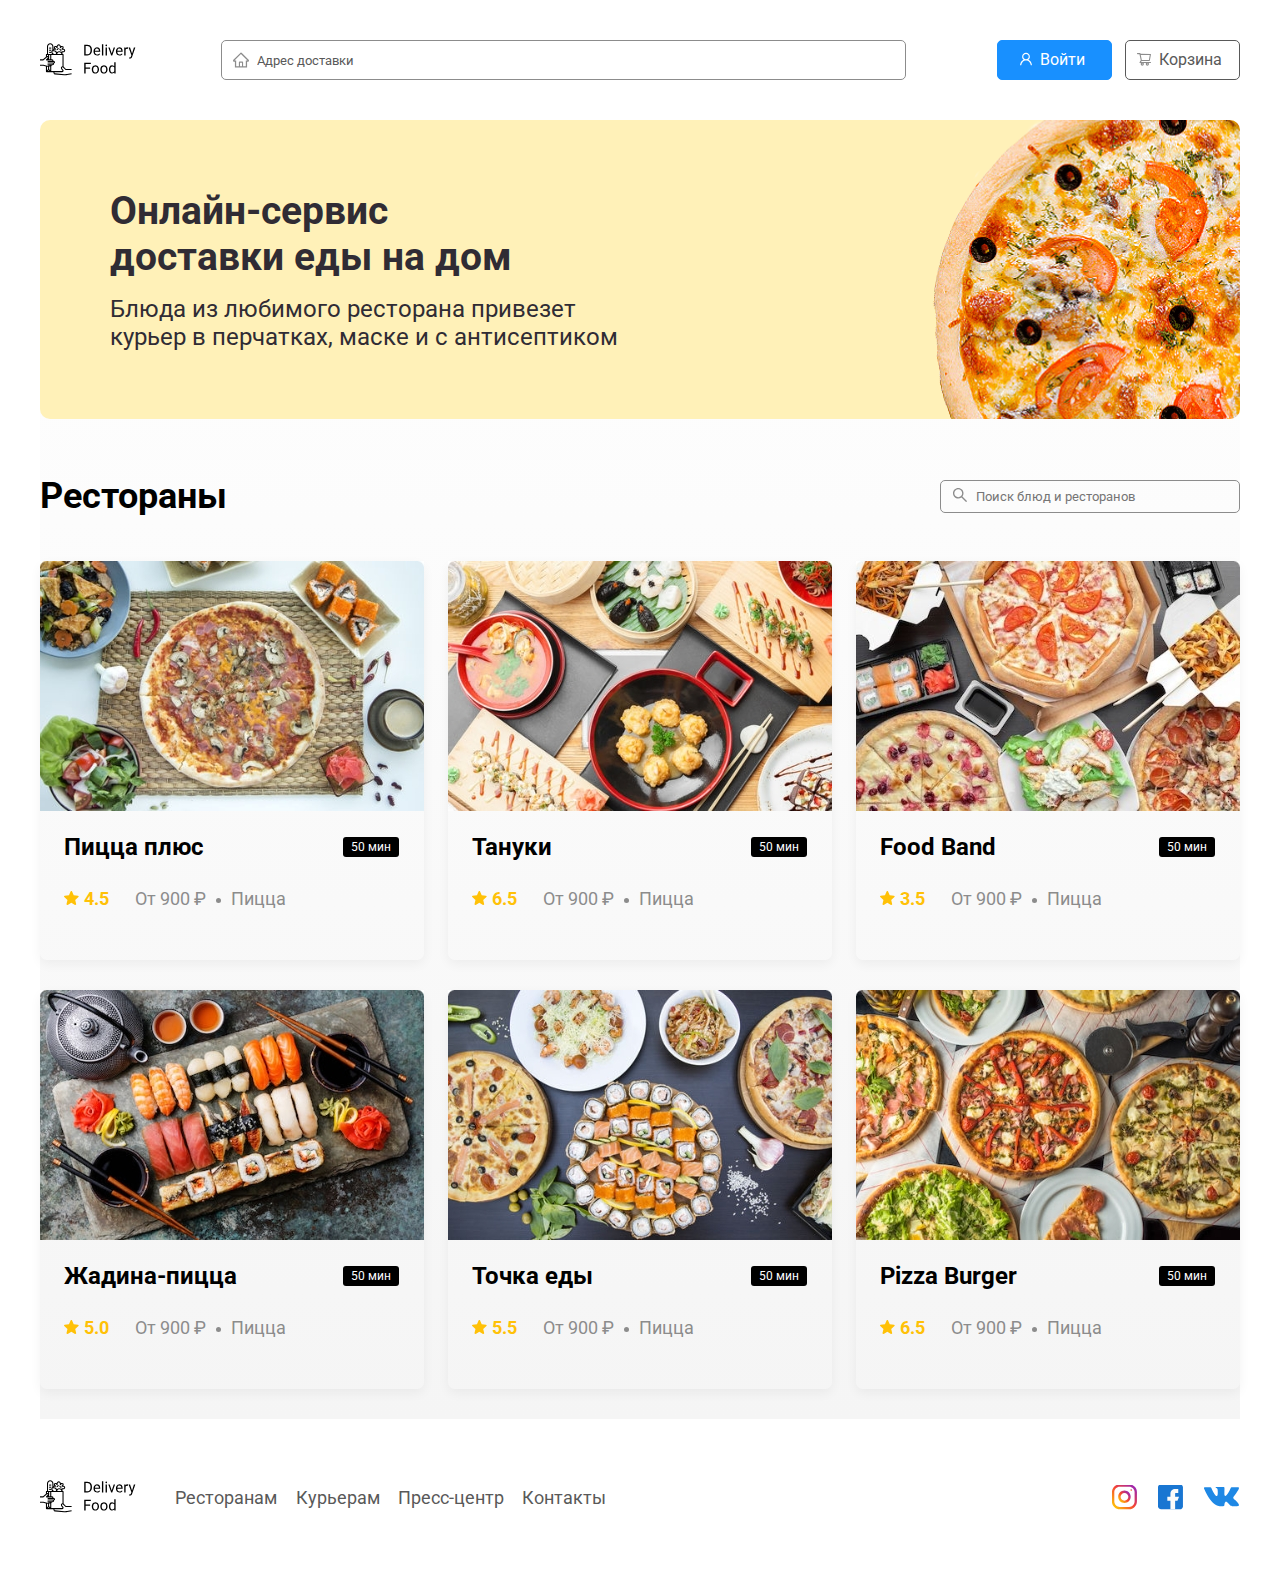
<file: Index.html>
<!DOCTYPE html>
<html lang="ru">
  <head>
    <meta charset="UTF-8" />
    <meta name="viewport" content="width=device-width, initial-scale=1.0" />
    <link rel="shortcut icon" href="img/shopping-cart.svg" type="image/x-icon">
    <link rel="preconnect" href="https://fonts.googleapis.com">
    <link rel="preconnect" href="https://fonts.gstatic.com" crossorigin>
    <link href="https://fonts.googleapis.com/css2?family=Roboto:wght@400;700&display=swap" rel="stylesheet">
    <link rel="stylesheet" href="css/reset.css">
    <link rel="stylesheet" href="css/style.css">
    <link rel="stylesheet" href="css/animate.css">
    <title>Delivery Food</title>
  </head>
  <body>
    <div class="container">
      <header class="header">
        <a href="index.html"><img class="logo animate__animated animate__fadeInUp" src="img/logo.svg" alt="logo"></a>
        <input class="input input-address animate__animated animate__fadeInUp" type="search" placeholder="Адрес доставки">
        <div class="buttons">
          <button class="button button-primery animate__animated animate__fadeInUp">Войти</button>
          <button class="button button-shoppings animate__animated animate__fadeInUp">Корзина</button>
        </div>
      </header>
       <!-- /.header -->
      <main class="main">
        <section class="promo animate__animated animate__fadeInUp">
          <div class="promo-heading">
            <h1 class="promo-title">Онлайн-сервис <br> доставки еды на дом</h1>
            <p class="promo-text">
              Блюда из любимого ресторана привезет курьер в перчатках, маске и с антисептиком
            </p>
          </div>
        </section>
        <!-- /.promo -->
        <section class="restaraunts">
          <h2 class="restaraunts-title animate__animated animate__fadeInBottomLeft">Рестораны</h2>
          <input class="input input-search animate__animated  animate__fadeInBottomRight" type="search" placeholder="Поиск блюд и ресторанов">
        </section>
        <!-- /.restaraunts -->
        <section class="cards">
            <a class="card cards-link animate__animated animate__fadeInLeft" href="restaurant.html">
              <img class="card-image" src="img/image1.jpeg" alt="image" >
                <div class="card-heading">
                  <h2 class="card-title">Пицца плюс</h2>
                  <span>50 мин</span>
                  </div>
                  <div class="card-info">
                    <div class="rating">4.5</div>
                    <div class="price">От 900 ₽</div>
                    <div class="category">Пицца</div>
                  </div>
            </a>
          <a class="card cards-link animate__animated animate__fadeInDownBig" href="restaurant.html">
            <img class="card-image" src="img/image2.jpeg" alt="image" >
              <div class="card-heading">
                <h2 class="card-title">Тануки</h2>
                <span>50 мин</span>
                </div>
                <div class="card-info">
                  <div class="rating">6.5</div>
                  <div class="price">От 900 ₽</div>
                  <div class="category">Пицца</div>
                </div>
            </a>
          <a class="card cards-link animate__animated animate__fadeInRight" href="restaurant.html">
            <img class="card-image" src="img/image3.jpeg" alt="image" >
              <div class="card-heading">
                <h2 class="card-title">Food Band</h2>
                <span>50 мин</span>
                </div>
                <div class="card-info">
                  <div class="rating">3.5</div>
                  <div class="price">От 900 ₽</div>
                  <div class="category">Пицца</div>
                </div>
            </a>
          <a class="card cards-link" href="restaurant.html">
            <img class="card-image" src="img/image4.jpeg" alt="image" >
              <div class="card-heading">
                <h2 class="card-title">Жадина-пицца</h2>
                <span>50 мин</span>
                </div>
                <div class="card-info">
                  <div class="rating">5.0</div>
                  <div class="price">От 900 ₽</div>
                  <div class="category">Пицца</div>
                </div>
            </a>
          <a class="card cards-link" href="restaurant.html">
            <img class="card-image" src="img/image5.jpeg" alt="image" >
              <div class="card-heading">
                <h2 class="card-title">Точка еды</h2>
                <span>50 мин</span>
                </div>
                <div class="card-info">
                  <div class="rating">5.5</div>
                  <div class="price">От 900 ₽</div>
                  <div class="category">Пицца</div>
                </div>
            </a>
          <a class="card cards-link " href="restaurant.html">
            <img class="card-image" src="img/image6.jpeg" alt="image" >
              <div class="card-heading">
                <h2 class="card-title">Pizza Burger</h2>
                <span>50 мин</span>
                </div>
                <div class="card-info">
                  <div class="rating">6.5</div>
                  <div class="price">От 900 ₽</div>
                  <div class="category">Пицца</div>
                </div>
            </a>
        </section>
        <!-- /.cards -->
      </main>
      <!-- /.main -->
      <footer class="footer">
        <img class="logo" src="img/logo.svg" alt="logo">
        <nav> 
          <a href="#" class="footer-link">Ресторанам </a>
          <a href="#" class="footer-link">Курьерам</a>
          <a href="#" class="footer-link">Пресс-центр</a>
          <a href="#" class="footer-link">Контакты</a>
        </nav>
          <div class="social">
            <a href="#"><img class="social-link" src="img/instagram.svg" alt="instagram" ></a>
            <a href="#"><img class="social-link" src="img/fb.svg" alt="fecebook" ></a>
            <a href="#"><img class="social-link" src="img/vk.svg" alt="vk" ></a>
          </div>
      </footer>
      <!-- /.footer -->
    </div>
    </div>
    <script src="js/main.js"></script>
  </body>
</html>
</file>
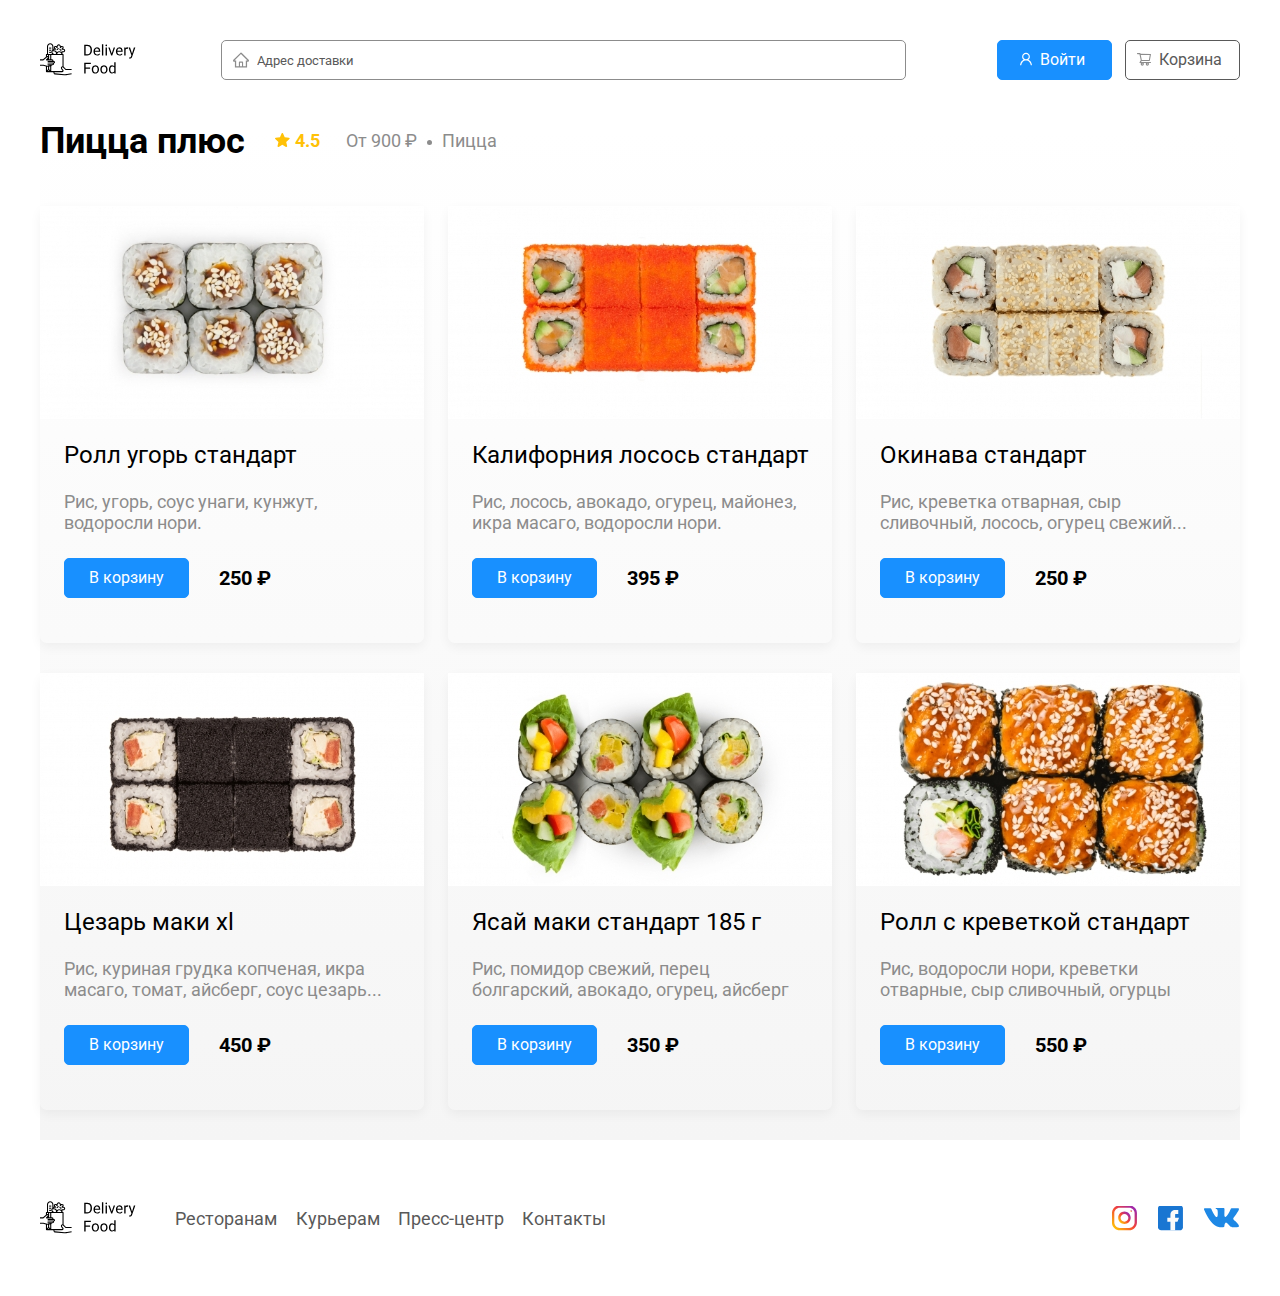
<file: restaurant.html>
<!DOCTYPE html>
<html lang="ru">
  <head>
    <meta charset="UTF-8" />
    <meta name="viewport" content="width=device-width, initial-scale=1.0" />
    <link rel="shortcut icon" href="img/shopping-cart.svg" type="image/x-icon">
    <link rel="preconnect" href="https://fonts.googleapis.com">
    <link rel="preconnect" href="https://fonts.gstatic.com" crossorigin>
    <link href="https://fonts.googleapis.com/css2?family=Roboto:wght@400;700&display=swap" rel="stylesheet">
    <link rel="stylesheet" href="css/reset.css">
    <link rel="stylesheet" href="css/style.css">
    <link rel="stylesheet" href="css/animate.css">
    <title>Delivery Food</title>
  </head>
  <body>
    <div class="container">
      <header class="header">
        <a href="index.html"><img class="logo animate__bounce" src="img/logo.svg" alt="logo"></a>
        <input class="input input-address" type="search" placeholder="Адрес доставки">
        <div class="buttons">
          <button class="button button-primery">Войти</button>
          <button class="button button-shoppings" id="card-button">Корзина</button>
        </div>
      </header>
       <!-- /.header -->
      <main class="main">
        <section class="restaraunts">
          <h2 class="restaraunts-title">Пицца плюс</h2>
           <div class="restaraunts-info">
                  <div class="rating">4.5</div>
                  <div class="price">От 900 ₽</div>
                  <div class="category">Пицца</div>
                </div>
        </section>
        <!-- /.restaraunts -->
        <section class="cards">
          <div class="card animate__animated animate__fadeInLeftBig">
            <img class="card-image" src="img/rol1.jpeg" alt="image" >
              <div class="card-heading">
                <h2 class="card-title rol-title">Ролл угорь стандарт</h2>
              </div>
              <div class="card-info rol-info">
                  <p class="rol-text">
                    Рис, угорь, соус унаги, кунжут, водоросли нори.
                  </p>
                  <div class="order">
                    <button class="rol-order button button-primery">В корзину</button>
                    <span class="rol-prise">250 ₽</span>
                  </div>
                </div>
          </div>
          <div class="card animate__animated animate__fadeInDownBig">
            <img class="card-image" src="img/rol2.jpeg" alt="image" >
              <div class="card-heading">
                <h2 class="card-title rol-title">Калифорния лосось стандарт</h2>
              </div>
              <div class="card-info rol-info">
                  <p class="rol-text">
                    Рис, лосось, авокадо, огурец, майонез, икра масаго, водоросли нори.
                  </p>
                  <div class="order">
                    <button class="rol-order button button-primery">В корзину</button>
                    <span class="rol-prise">395 ₽</span>
                  </div>
                </div>
          </div>
          <div class="card animate__animated animate__fadeInRightBig">
            <img class="card-image" src="img/rol3.jpeg" alt="image" >
              <div class="card-heading">
                <h2 class="card-title rol-title">Окинава стандарт</h2>
              </div>
              <div class="card-info rol-info">
                  <p class="rol-text">
                     Рис, креветка отварная, сыр сливочный, лосось, огурец свежий...
                  </p>
                  <div class="order">
                    <button class="rol-order button button-primery">В корзину</button>
                    <span class="rol-prise">250 ₽</span>
                  </div>
                </div>
          </div>
          <div class="card animate__animated animate__fadeInLeftBig">
            <img class="card-image" src="img/rol4.jpeg" alt="image" >
              <div class="card-heading">
                <h2 class="card-title rol-title">Цезарь маки хl</h2>
              </div>
              <div class="card-info rol-info">
                  <p class="rol-text">
                    Рис, куриная грудка копченая, икра масаго, томат, айсберг, соус цезарь...
                  </p>
                  <div class="order">
                    <button class="rol-order button button-primery">В корзину</button>
                    <span class="rol-prise">450 ₽</span>
                  </div>
                </div>
          </div>
          <div class="card animate__animated animate__fadeInDownBig">
            <img class="card-image" src="img/rol5.jpeg" alt="image" >
              <div class="card-heading">
                <h2 class="card-title rol-title">Ясай маки стандарт 185 г</h2>
              </div>
              <div class="card-info rol-info">
                  <p class="rol-text">
                    Рис, помидор свежий, перец болгарский, авокадо, огурец, айсберг
                  </p>
                  <div class="order">
                    <button class="rol-order button button-primery">В корзину</button>
                    <span class="rol-prise">350 ₽</span>
                  </div>
                </div>
          </div>
          <div class="card animate__animated animate__fadeInRightBig">
            <img class="card-image" src="img/rol6.jpeg" alt="image" >
              <div class="card-heading">
                <h2 class="card-title rol-title">Ролл с креветкой стандарт</h2>
              </div>
              <div class="card-info rol-info">
                  <p class="rol-text">
                    Рис, водоросли нори, креветки отварные, сыр сливочный, огурцы
                  </p>
                  <div class="order">
                    <button class="rol-order button button-primery">В корзину</button>
                    <span class="rol-prise">550 ₽</span>
                  </div>
                </div>
          </div>
        </section>
        <!-- /.cards -->
      </main>
      <!-- /.main -->
      <footer class="footer">
        <img class="logo" src="img/logo.svg" alt="logo">
        <nav> 
          <a href="#" class="footer-link">Ресторанам </a>
          <a href="#" class="footer-link">Курьерам</a>
          <a href="#" class="footer-link">Пресс-центр</a>
          <a href="#" class="footer-link">Контакты</a>
        </nav>
          <div class="social">
            <a href="#"><img class="social-link" src="img/instagram.svg" alt="instagram" ></a>
            <a href="#"><img class="social-link" src="img/fb.svg" alt="fecebook" ></a>
            <a href="#"><img class="social-link" src="img/vk.svg" alt="vk" ></a>
          </div>
      </footer>
      <!-- /.footer -->
    </div>
        <div class="modal">
      <div class="modal-dialog">
        <div class="modal-header">
          <h3 class="modal-title">Корзина</h3>
          <button class="close">&times;</button>
        </div>
          <div class="modal-body">
            <div class="food-row">
              <span class="food-name">Ролл угорь стандарт</span>
              <strong class="food-price">250 ₽</strong>
              <div class="food-counter">
                <button class="counter-button">-</button>
                <span class="counter">1</span>
                <button class="counter-button">+</button>
              </div>
            </div>
            <div class="food-row">
              <span class="food-name">Ролл угорь стандарт</span>
              <strong class="food-price">250 ₽</strong>
              <div class="food-counter">
                <button class="counter-button">-</button>
                <span class="counter">1</span>
                <button class="counter-button">+</button>
              </div>
            </div>
            <div class="food-row">
              <span class="food-name">Ролл угорь стандарт</span>
              <strong class="food-price">250 ₽</strong>
              <div class="food-counter">
                <button class="counter-button">-</button>
                <span class="counter">1</span>
                <button class="counter-button">+</button>
              </div>
            </div>
            <div class="food-row">
              <span class="food-name">Ролл угорь стандарт</span>
              <strong class="food-price">250 ₽</strong>
              <div class="food-counter">
                <button class="counter-button">-</button>
                <span class="counter">1</span>
                <button class="counter-button">+</button>
              </div>
            </div>
            <div class="food-row">
              <span class="food-name">Ролл угорь стандарт</span>
              <strong class="food-price">250 ₽</strong>
              <div class="food-counter">
                <button class="counter-button">-</button>
                <span class="counter">1</span>
                <button class="counter-button">+</button>
              </div>
            </div>
          </div>
          <div class="modal-footer">
            <span class="modal-pricetag">1250 ₽</span>
            <div class="footer-buttons">
              <button class="button-modal">Оформить заказ</button>
              <button class="button">Отмена</button>
            </div>
          </div>
      </div>
    </div>
    <script src="js/main.js"></script>
  </body>
</html>
</file>
<file: css/style.css>
* {
  box-sizing: border-box;
}

body {
  font-family: "Roboto", sans-serif;
}

/*? section header */

.container {
  max-width: 1200px;
  margin: auto;
}

.header {
  display: flex;
  align-items: center;
  justify-content: space-between;
  padding: 40px 0;
}

.input {
  padding: 8px 0 8px 35px;
  border: 1px solid #8c8c8c;
  border-radius: 5px;
}

.input-address {
  flex: 0.8;
  height: 40px;
  background: url("../img/home.svg") 10px 50% no-repeat;
}

.input-address::placeholder {
  color: #595959;
}

.button {
  width: 115px;
  height: 40px;
  margin-left: 10px;
  font-size: 16px;
  font-weight: 400;
  line-height: 24px;
  background-color: #fff;
  color: #595959;
  border-radius: 2px;
  border: 1px solid #595959;
  border-radius: 5px;
  text-align: center;
  background-image: none;
}

.button-shoppings {
  background: url("../img/shopping-cart.svg") 10px 45% no-repeat;
  padding-left: 15px;
}

.button-primery {
  background: url("../img/user.svg") 20px 45% no-repeat;
  background-color: #1890FF;
  color: #fff;
  border: 1px solid #1890FF;
  border-radius: 5px;
  padding-left: 15px;
}

.main {
  background: linear-gradient(180.00deg, rgba(245, 245, 245, 0) 1.042%, rgb(245, 245, 245) 100%);
}

/*? section promo */

.promo {
  background: #FFF1B8 url("../img/pizza.png") top -100px right -400px / 924px no-repeat;
  border-radius: 10px;
  margin-bottom: 56px;
}

.promo-heading {
  padding: 68px 70px;
}

.promo-title {
  color: #302C34;
  font-family: Roboto;
  font-size: 39px;
  font-weight: 700;
  line-height: 46px;
  margin-bottom: 15px;
}

.promo-text {
  max-width: 538px;
  color: #302C34;
  font-family: Roboto;
  font-size: 24px;
  font-weight: 400;
  line-height: 28px;
}

/*? section restaraunts */

.restaraunts {
  display: flex;
  align-items: center;
  justify-content: space-between;
  margin-bottom: 44px;
}

.restaraunts-title {
  font-family: Roboto;
  font-size: 36px;
  font-weight: 700;
  line-height: 42px;
  padding-right: 30px;
}

.input-search {
  background: url("../img/search.svg") 10px 45% no-repeat;
  width: 300px;
}

/*? section cards */

.cards {
  display: flex;
  flex-wrap: wrap;
  justify-content: space-between;
}

.card {
  max-width: 384px;
  border-radius: 7px;
  box-shadow: 0px 4px 12px 0px rgba(0, 0, 0, 0.05);
  margin-bottom: 30px;
}

.cards-link {
  color: #000;
}

.card-image {
  object-fit: cover;
  overflow: hidden;
}

.card-heading {
  display: flex;
  align-items: center;
  justify-content: space-between;
  padding: 20px 0 10px 24px;
  margin-bottom: 10px;
}

.card-heading span {
  background: #000;
  color: #fff;
  font-size: 12px;
  font-weight: 400;
  line-height: 20px;
  padding: 0 8px;
  border-radius: 3px;
  margin-right: 25px;
}

.card-title {
  font-family: Roboto;
  font-size: 24px;
  font-weight: 700;
  line-height: 32px;
}

.card-info {
  display: flex;
  align-items: center;
  padding: 0 0 45px 24px;
}

.rating {
  background: url("../img/star.svg") 0 45% no-repeat;
  color: #FFC107;
  font-family: Roboto;
  font-size: 18px;
  font-weight: 700;
  line-height: 32px;
  padding-left: 20px;
  margin-right: 26px;
}

.price,
.category {
  color: #8C8C8C;
  font-family: Roboto;
  font-size: 18px;
  font-weight: 400;
  line-height: 32px;
  margin-right: 10px;
}

.price::after {
  content: "";
  background-color: #8C8C8C;
  width: 5px;
  height: 5px;
  display: inline-block;
  vertical-align: middle;
  border-radius: 50%;
  margin-left: 10px;
}

/*? section footer */

.footer {
  display: flex;
  align-items: center;
  justify-content: space-between;
  padding: 60px 0;
}

footer .logo {
  margin-right: 35px;
}

nav {
  margin-right: auto;
}

.footer-link {
  color: #595959;
  font-family: Roboto;
  font-size: 18px;
  font-weight: 400;
  line-height: 21px;
}

.footer-link:not(:last-child) {
  margin-right: 15px;
}

.social {
  display: flex;
  align-items: center;
}

.social-link {
  margin-left: 21px;
}

.restaraunts-info {
  display: flex;
  align-items: center;
  margin-right: auto;
}

.rol-title {
  font-family: Roboto;
  font-size: 24px;
  font-weight: 400;
  line-height: 32px;
}

.rol-info {
  display: flex;
  flex-direction: column;
  align-items: flex-start;
}

.rol-text {
  color: #8C8C8C;
  font-family: Roboto;
  font-size: 18px;
  font-weight: 400;
  line-height: 21px;
  width: 337px;
  margin-bottom: 25px;
}

.order {
  max-width: 300px;
  display: flex;
  align-items: center;
  justify-content: space-between;
}

.rol-order {
  background-image: none;
  width: 125px;
  margin-left: 0;
  text-align: center;
  padding-left: 0;
}

.rol-prise {
  font-family: Roboto;
  font-size: 20px;
  font-weight: 700;
  line-height: 32px;
  margin-left: 30px;
}

/* modal window */

.modal {
  display: none;
  position: fixed;
  left: 0;
  top: 0;
  width: 100%;
  height: 100%;
  background: rgba(0, 0, 0, 0.4);
}

.is-open {
  display: flex;
}

.modal-dialog {
  max-width: 780px;
  width: 95%;
  border-radius: 5px;
  background: rgb(255, 255, 255);
  margin: auto;
  padding: 40px 45px;
}

.modal-header {
  display: flex;
  align-items: center;
  justify-content: space-between;
  margin-bottom: 45px;
}

.modal-title {
  font-family: Roboto;
  font-size: 36px;
  font-weight: 700;
  line-height: 42px;
}

.close {
  font-size: 42px;
  border: none;
  background-color: transparent;
}

.modal-body {
  margin-bottom: 53px;
}

.food-row {
  display: flex;
  align-items: flex-start;
  justify-content: space-between;
  padding-bottom: 8px;
  border-bottom: 1px solid #D9D9D9;
  margin-bottom: 15px;
}

.food-name {
  font-family: Roboto;
  font-size: 18px;
  font-weight: 400;
  line-height: 32px;
}

.food-price {
  margin-left: auto;
  margin-right: 47px;
  font-family: Roboto;
  font-size: 20px;
  font-weight: 700;
  line-height: 32px;
}

.food-counter {
  display: flex;
  align-items: center;
  justify-content: space-between;
}

.counter-button {
  width: 39px;
  height: 32px;
  box-sizing: border-box;
  border: 1px solid rgb(64, 169, 255);
  border-radius: 2px;
  background: rgb(255, 255, 255);
  color: #40A9FF;
  font-size: 20px;
  font-weight: 400;
  line-height: 22px;
}

.counter {
  font-size: 16px;
  font-weight: 400;
  line-height: 24px;
  margin-left: 13px;
  margin-right: 13px;
}

.modal-footer {
  display: flex;
  align-items: center;
  justify-content: space-between;
}

.modal-pricetag {
  background-color: #262626;
  color: #fff;
  border-radius: 5px;
  padding: 15px 20px;
  font-family: Roboto;
  font-size: 20px;
  font-weight: 700;
  line-height: 23px
}

.button-modal {
  font-size: 16px;
  font-weight: 400;
  line-height: 24px;
  width: 149px;
  height: 40px;
  color: #fff;
  background-color: #40A9FF;
  border-radius: 5px;
}


/* media queries */

/* Большие настольные компьютеры и ноутбуки */

@media (max-width: 1200px) {
  .container {
    max-width: 960px;
  }

  .cards {
    justify-content: space-evenly;
  }
}

/* Портретные планшеты и средние настольные компьютеры */

@media (max-width: 992px) {
  .container {
    max-width: 768px;
  }

  .promo-title {
    font-size: 36px;
  }

  .promo-text {
    max-width: 407px;
    font-size: 24px;
  }

  .card-image {
    max-width: 350px;
    flex-shrink: 1;

  }
}

/* Портретные планшеты и небольшие настольные компьютеры*/

@media (max-width: 768px) {
  .container {
    max-width: 560px;
  }

  .promo {
    background-image: none;
    margin-bottom: 36px;
  }

  .promo-heading {
    padding: 30px;
    text-align: center;
  }

  .promo-title {
    font-size: 38px;
  }

  .promo-text {
    text-align: center;
    max-width: none;
  }

  .card-image {
    max-width: none;
    flex-shrink: 0;
    flex-basis: 100%;

  }
}

/* Горизонтальные телефоны и меньше */

@media (max-width: 578px) {
  .container {
    max-width: 90%;
  }

  .header {
    flex-wrap: wrap;
  }

  .input-address {
    margin-top: 15px;
    flex: 1;
    order: 5;
  }

  .input-search {
    width: 250px;
  }

}
</file>
